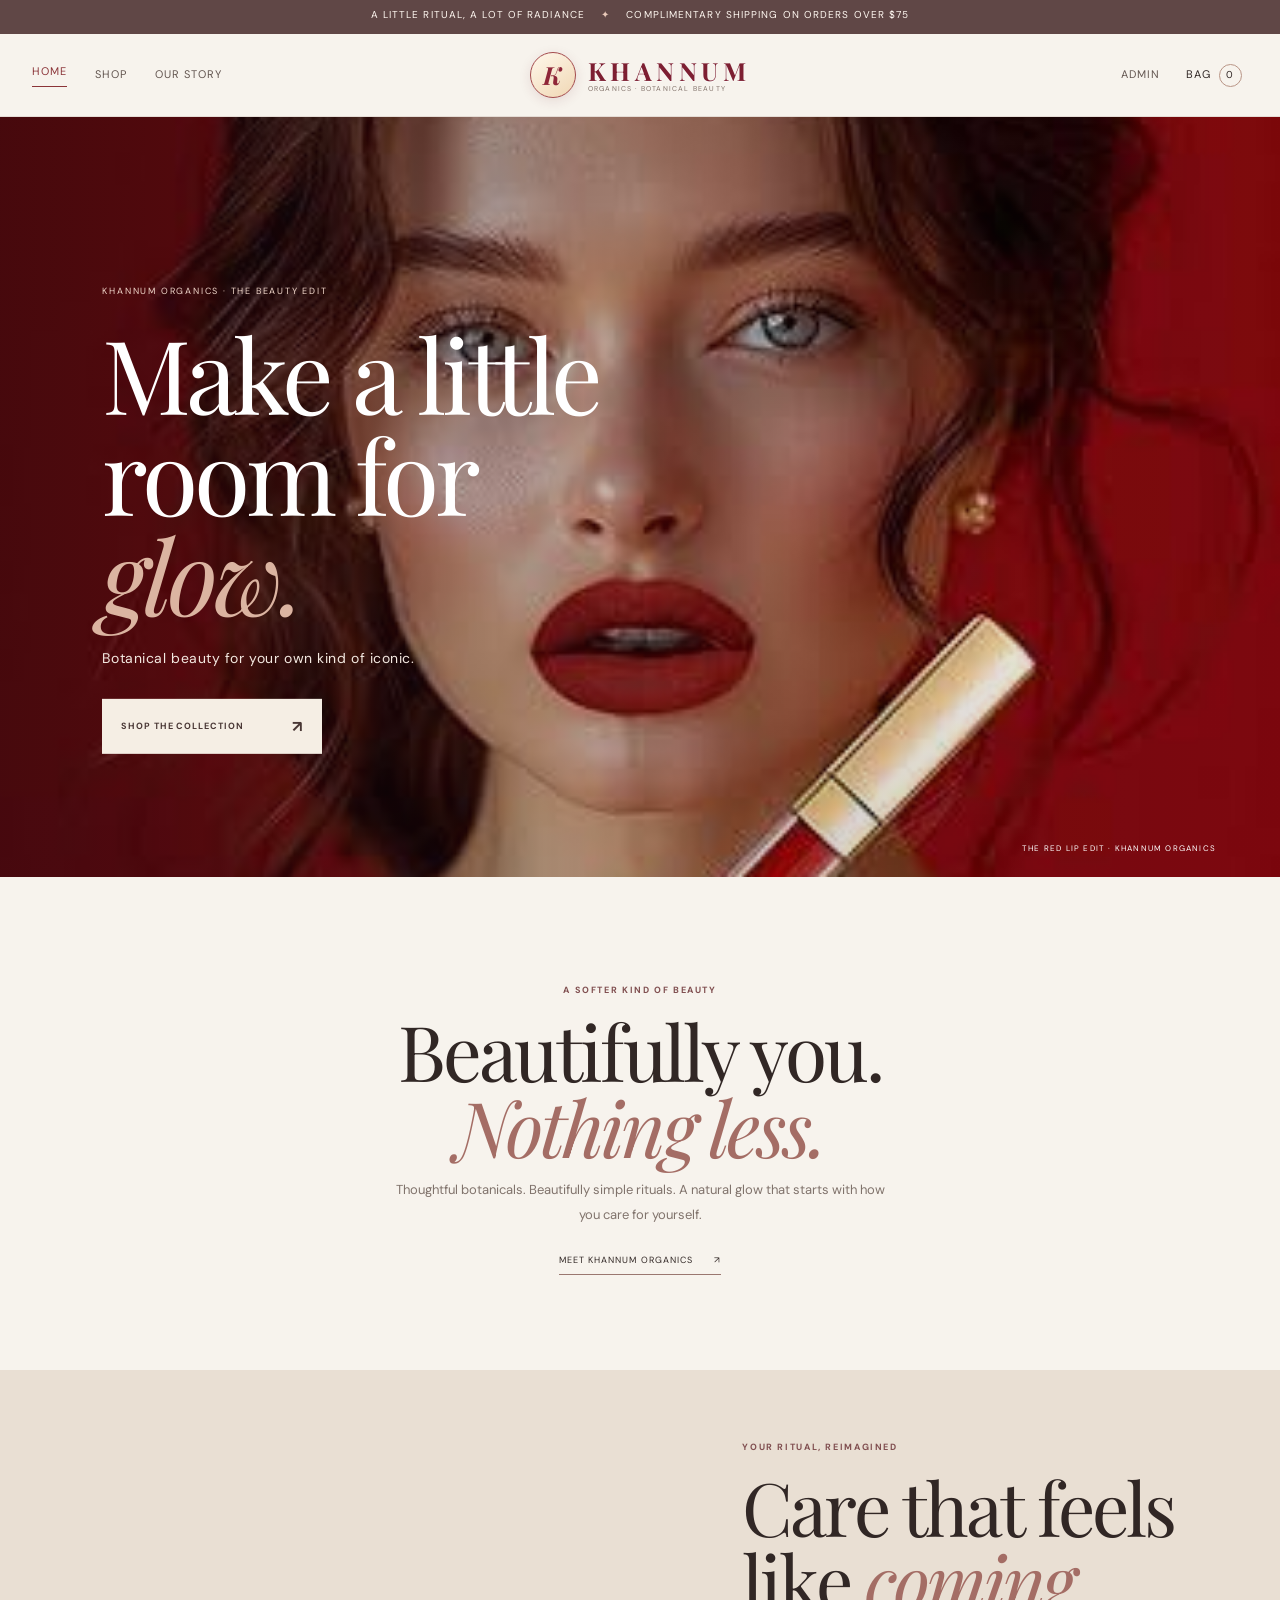
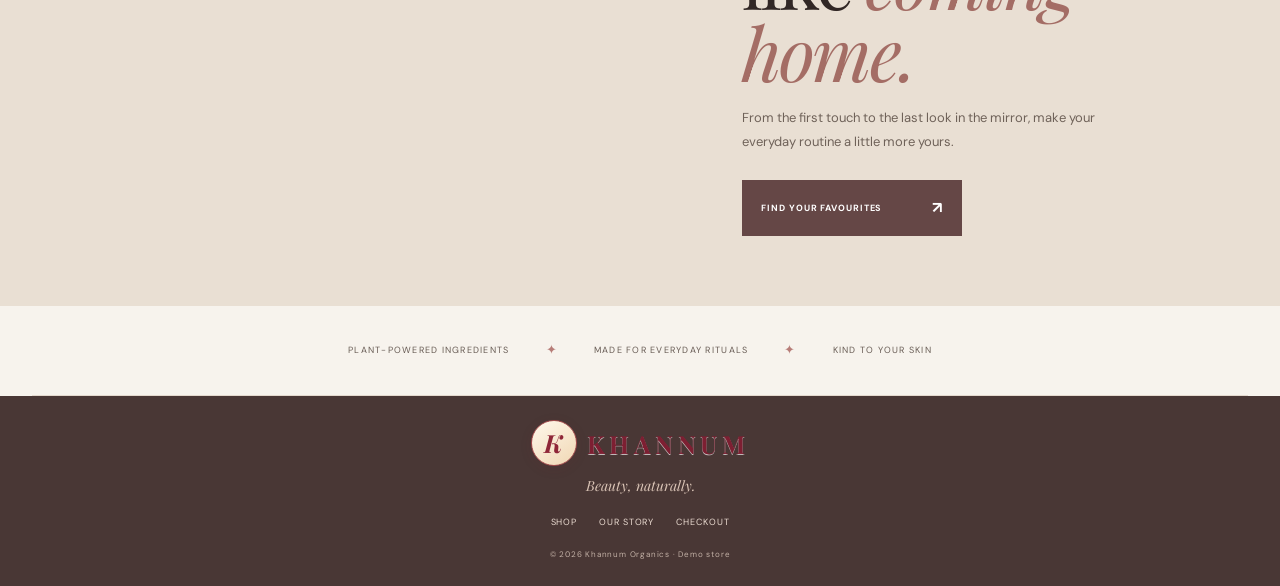
<file: index.html>
<!DOCTYPE html>
<html lang="en">
<head>
  <meta charset="UTF-8" />
  <meta name="viewport" content="width=device-width, initial-scale=1.0" />
  <meta name="theme-color" content="#4a171e" />
  <meta name="description" content="Khannum Organics — botanical beauty for your everyday ritual." />
  <title>Khannum Organics — Beauty, Naturally</title>
  <link rel="preconnect" href="https://fonts.googleapis.com" />
  <link rel="preconnect" href="https://fonts.gstatic.com" crossorigin />
  <link href="https://fonts.googleapis.com/css2?family=DM+Sans:wght@400;500;600;700&family=Playfair+Display:wght@400;500;600&display=swap" rel="stylesheet" />
  <link rel="stylesheet" href="styles.css" />
  <link rel="stylesheet" href="routes.css" />
</head>
<body class="home-page">
  <div class="announcement">A little ritual, a lot of radiance <span>✦</span> Complimentary shipping on orders over $75</div>
  <header class="topbar"><div class="container nav">
    <button class="mobile-menu" aria-label="Toggle navigation" aria-expanded="false">☰</button>
    <nav class="main-nav" aria-label="Main navigation"><a href="index.html" aria-current="page">Home</a><a href="shop.html">Shop</a><a href="about.html">Our story</a></nav>
    <a class="brand-wrap" href="index.html" aria-label="Khannum Organics home"><span class="brand-mark">K</span><span class="brand-lockup"><span class="brand-name">KHANNUM</span><span class="brand-tag">ORGANICS · BOTANICAL BEAUTY</span></span></a>
    <div class="nav-actions"><button class="nav-button admin-link" id="admin-trigger">Admin</button><button class="cart-button" id="cart-toggle" aria-label="Open shopping bag">Bag <span id="cart-count">0</span></button></div>
  </div></header>
  <main>
    <section class="lux-hero">
      <video class="lux-hero-video" autoplay muted loop playsinline poster="https://images.unsplash.com/photo-1611930022073-b7a4ba5fcccd?auto=format&fit=crop&w=2000&q=88" aria-label="Beauty campaign close-up">
        <source src="https://videos.pexels.com/video-files/3755757/3755757-hd_1920_1080_25fps.mp4" type="video/mp4" />
      </video>
      <div class="lux-hero-shade"></div>
      <div class="lux-hero-content"><span class="lux-kicker">KHANNUM ORGANICS · THE BEAUTY EDIT</span><h1>Make a little<br />room for <em>glow.</em></h1><p>Botanical beauty for your own kind of iconic.</p><a class="lux-cta" href="shop.html">Shop the collection <span>↗</span></a></div>
      <span class="lux-video-caption">A MOMENT FOR YOU · 01</span>
      <button class="sound-toggle" type="button" aria-label="Video is muted">MUTED · LOOPING</button>
    </section>
    <section class="lux-intro container"><span class="eyebrow">A softer kind of beauty</span><h2>Beautifully you.<br /><em>Nothing less.</em></h2><p>Thoughtful botanicals. Beautifully simple rituals. A natural glow that starts with how you care for yourself.</p><a class="text-link" href="about.html">Meet Khannum Organics <span>↗</span></a></section>
    <section class="home-feature"><div class="home-feature-image"></div><div class="home-feature-copy"><span class="eyebrow">Your ritual, reimagined</span><h2>Care that feels<br />like <em>coming home.</em></h2><p>From the first touch to the last look in the mirror, make your everyday routine a little more yours.</p><a class="lux-cta dark-cta" href="shop.html">Find your favourites <span>↗</span></a></div></section>
    <section class="trust-bar container"><span>Plant-powered ingredients</span><i>✦</i><span>Made for everyday rituals</span><i>✦</i><span>Kind to your skin</span></section>
  </main>
  <footer class="footer"><a class="footer-brand" href="index.html"><span class="brand-mark">K</span><span class="brand-name">KHANNUM</span></a><p>Beauty, naturally.</p><div class="footer-links"><a href="shop.html">Shop</a><a href="about.html">Our story</a><a href="checkout.html">Checkout</a></div><span class="footer-copy">© 2026 Khannum Organics · Demo store</span></footer>
  <aside id="cart-panel" class="cart-panel hidden" aria-label="Shopping bag"><div class="cart-header"><div><span class="eyebrow">Your edit</span><h3>Your bag</h3></div><button class="close-button" id="close-cart" aria-label="Close bag">×</button></div><div id="cart-items" class="cart-items"></div><div class="cart-summary"><div class="summary-row"><span>Subtotal</span><strong id="cart-subtotal">$0.00</strong></div><div class="summary-row"><span>Shipping</span><strong id="cart-shipping">$0.00</strong></div><div class="summary-row"><span>Tax</span><strong id="cart-tax">$0.00</strong></div><div class="summary-row total-row"><span>Total</span><strong id="cart-total">$0.00</strong></div></div><a class="checkout-link" id="checkout-link" href="checkout.html">Continue to checkout <span>→</span></a></aside>
  <div id="admin-modal" class="modal hidden" aria-modal="true" role="dialog"><div class="modal-card"><button class="close-button modal-close" aria-label="Close admin panel">×</button><div id="admin-login-view" class="admin-view"><div class="panel-header"><span class="eyebrow">Store access</span><h3>Admin login</h3></div><form id="admin-login-form" class="admin-form"><label>Username<input name="username" required /></label><label>Password<input type="password" name="password" required /></label><button class="primary-btn">Login</button><p class="helper-text">Demo credentials: admin / admin123</p></form></div><div id="admin-dashboard" class="admin-view hidden"><div class="panel-header dashboard-header"><div><span class="eyebrow">Dashboard</span><h3>Store administration</h3></div><button id="admin-logout" class="secondary-btn small-btn">Logout</button></div><div class="admin-tabs"><button class="tab-button active" data-tab="products" type="button">Products</button><button class="tab-button" data-tab="orders" type="button">Orders</button></div><div id="admin-products-panel" class="admin-section"><form id="admin-product-form" class="admin-form compact-form"><input type="hidden" name="productId" /><div class="double-grid"><label>Product name<input name="productName" required /></label><label>Category<input name="productCategory" required /></label></div><div class="double-grid"><label>Price ($)<input type="number" name="productPrice" min="1" step="0.01" required /></label><label>Stock count<input type="number" name="productStock" min="0" step="1" required /></label></div><label>Image URL<input type="url" name="productImage" required /></label><label>Description<textarea name="productDescription" rows="3" required></textarea></label><div class="form-actions"><button class="primary-btn" id="product-submit-button">Add product</button><button class="secondary-btn small-btn" id="cancel-product-edit" type="button">Cancel</button></div></form><div class="admin-list-wrap"><h4>Catalog</h4><div id="admin-product-list" class="admin-list"></div></div></div><div id="admin-orders-panel" class="admin-section hidden"><div class="admin-list-wrap"><h4>Customer orders</h4><div id="admin-order-list" class="admin-list"></div></div></div></div></div></div>
  <script src="app.js"></script>
  <script src="site.js"></script>
</body>
</html>
</file>
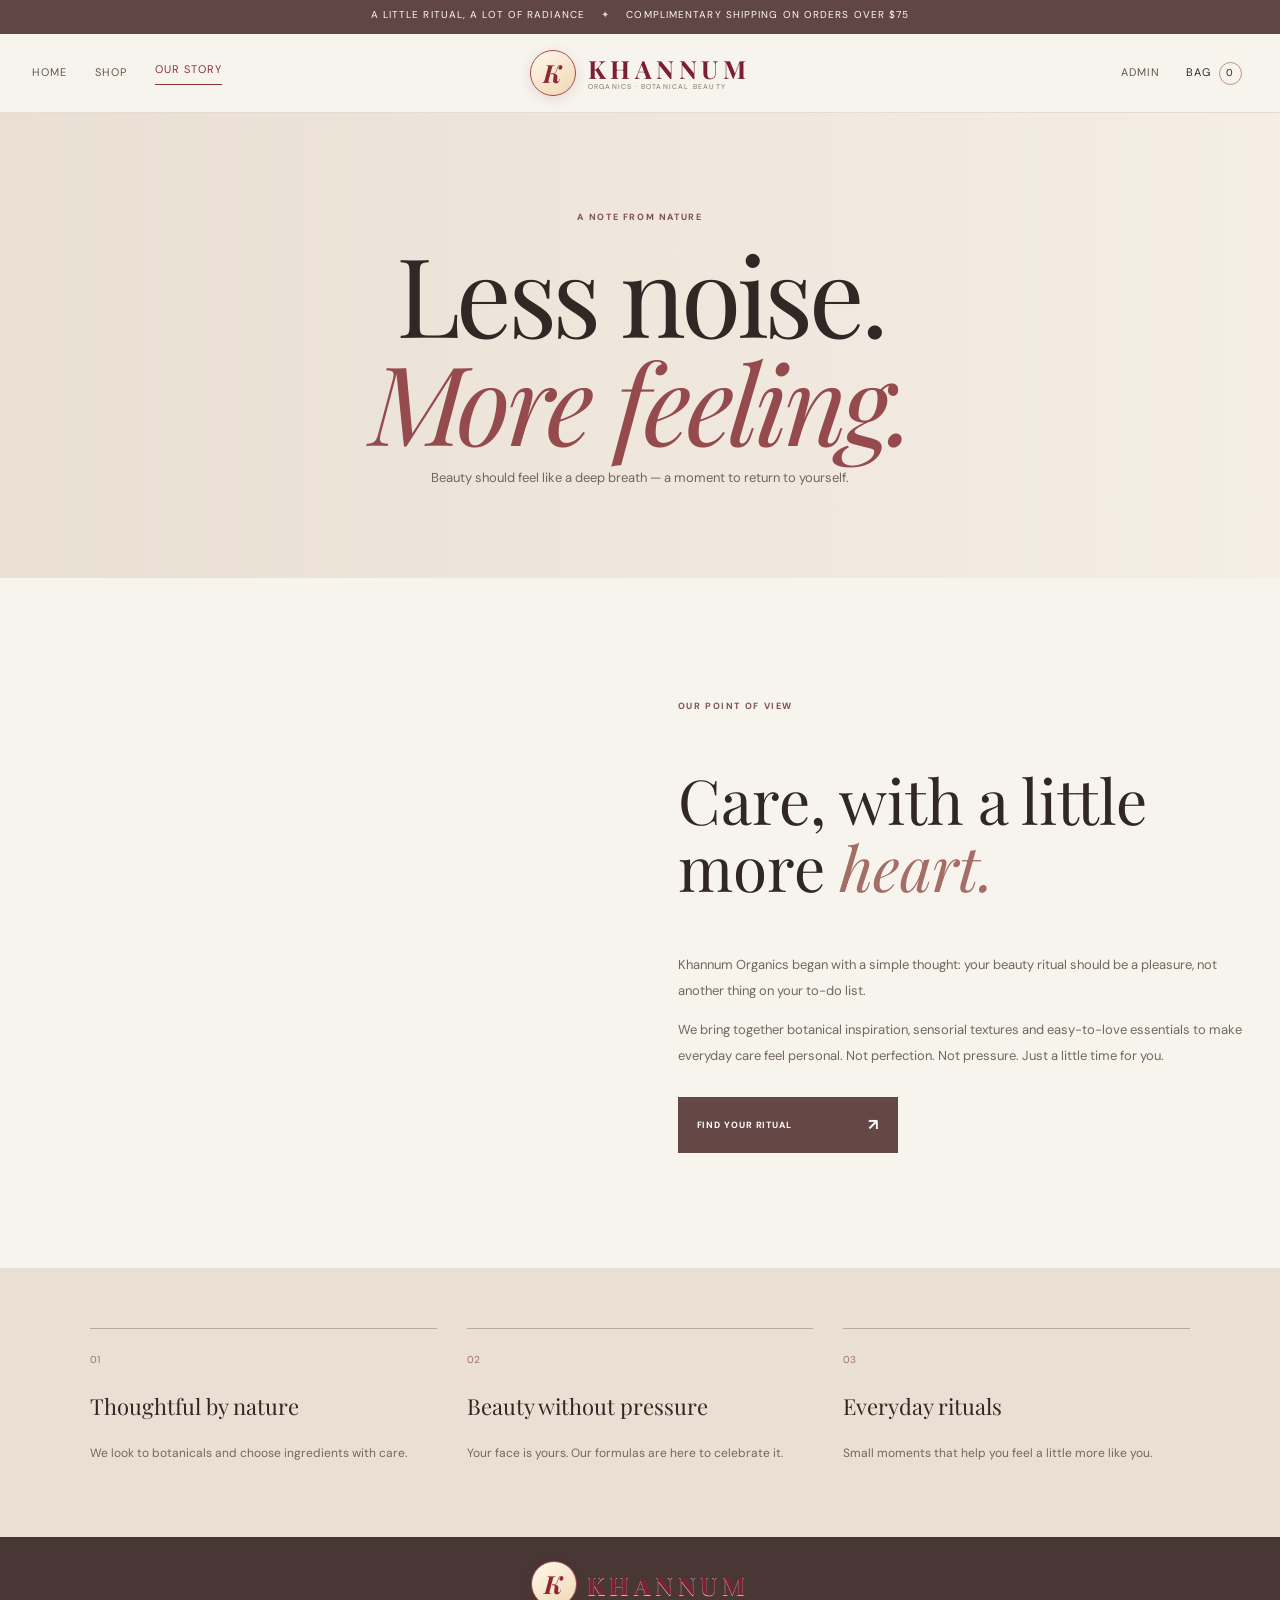
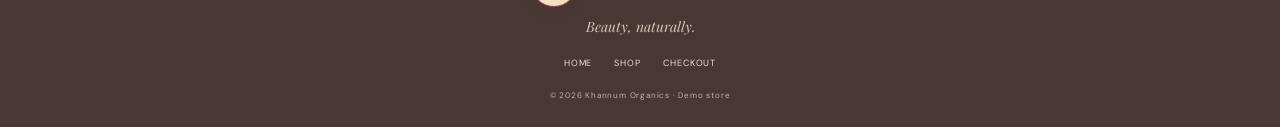
<file: about.html>
<!DOCTYPE html>
<html lang="en"><head><meta charset="UTF-8"/><meta name="viewport" content="width=device-width, initial-scale=1.0"/><meta name="theme-color" content="#f7f3ed"/><title>Our story — Khannum Organics</title><link rel="preconnect" href="https://fonts.googleapis.com"/><link rel="preconnect" href="https://fonts.gstatic.com" crossorigin/><link href="https://fonts.googleapis.com/css2?family=DM+Sans:wght@400;500;600;700&family=Playfair+Display:wght@400;500;600&display=swap" rel="stylesheet"/><link rel="stylesheet" href="styles.css"/><link rel="stylesheet" href="routes.css"/></head>
<body class="inner-page about-page"><div class="announcement">A little ritual, a lot of radiance <span>✦</span> Complimentary shipping on orders over $75</div><header class="topbar"><div class="container nav"><button class="mobile-menu" aria-label="Toggle navigation" aria-expanded="false">☰</button><nav class="main-nav" aria-label="Main navigation"><a href="index.html">Home</a><a href="shop.html">Shop</a><a href="about.html" aria-current="page">Our story</a></nav><a class="brand-wrap" href="index.html"><span class="brand-mark">K</span><span class="brand-lockup"><span class="brand-name">KHANNUM</span><span class="brand-tag">ORGANICS · BOTANICAL BEAUTY</span></span></a><div class="nav-actions"><button class="nav-button admin-link" id="admin-trigger">Admin</button><button class="cart-button" id="cart-toggle">Bag <span id="cart-count">0</span></button></div></div></header>
<main><section class="about-masthead"><div><span class="eyebrow">A note from nature</span><h1>Less noise.<br/><em>More feeling.</em></h1><p>Beauty should feel like a deep breath — a moment to return to yourself.</p></div></section><section class="about-editorial container"><div class="about-photo"></div><div class="about-copy"><span class="eyebrow">Our point of view</span><h2>Care, with a little more <em>heart.</em></h2><p>Khannum Organics began with a simple thought: your beauty ritual should be a pleasure, not another thing on your to-do list.</p><p>We bring together botanical inspiration, sensorial textures and easy-to-love essentials to make everyday care feel personal. Not perfection. Not pressure. Just a little time for you.</p><a class="lux-cta dark-cta" href="shop.html">Find your ritual <span>↗</span></a></div></section><section class="about-values"><div><span>01</span><h3>Thoughtful by nature</h3><p>We look to botanicals and choose ingredients with care.</p></div><div><span>02</span><h3>Beauty without pressure</h3><p>Your face is yours. Our formulas are here to celebrate it.</p></div><div><span>03</span><h3>Everyday rituals</h3><p>Small moments that help you feel a little more like you.</p></div></section></main>
<footer class="footer"><a class="footer-brand" href="index.html"><span class="brand-mark">K</span><span class="brand-name">KHANNUM</span></a><p>Beauty, naturally.</p><div class="footer-links"><a href="index.html">Home</a><a href="shop.html">Shop</a><a href="checkout.html">Checkout</a></div><span class="footer-copy">© 2026 Khannum Organics · Demo store</span></footer>
<aside id="cart-panel" class="cart-panel hidden" aria-label="Shopping bag"><div class="cart-header"><div><span class="eyebrow">Your edit</span><h3>Your bag</h3></div><button class="close-button" id="close-cart">×</button></div><div id="cart-items" class="cart-items"></div><div class="cart-summary"><div class="summary-row"><span>Subtotal</span><strong id="cart-subtotal">$0.00</strong></div><div class="summary-row"><span>Shipping</span><strong id="cart-shipping">$0.00</strong></div><div class="summary-row"><span>Tax</span><strong id="cart-tax">$0.00</strong></div><div class="summary-row total-row"><span>Total</span><strong id="cart-total">$0.00</strong></div></div><a class="checkout-link" id="checkout-link" href="checkout.html">Continue to checkout <span>→</span></a></aside>
<script src="app.js"></script><script src="site.js"></script></body></html>
</file>
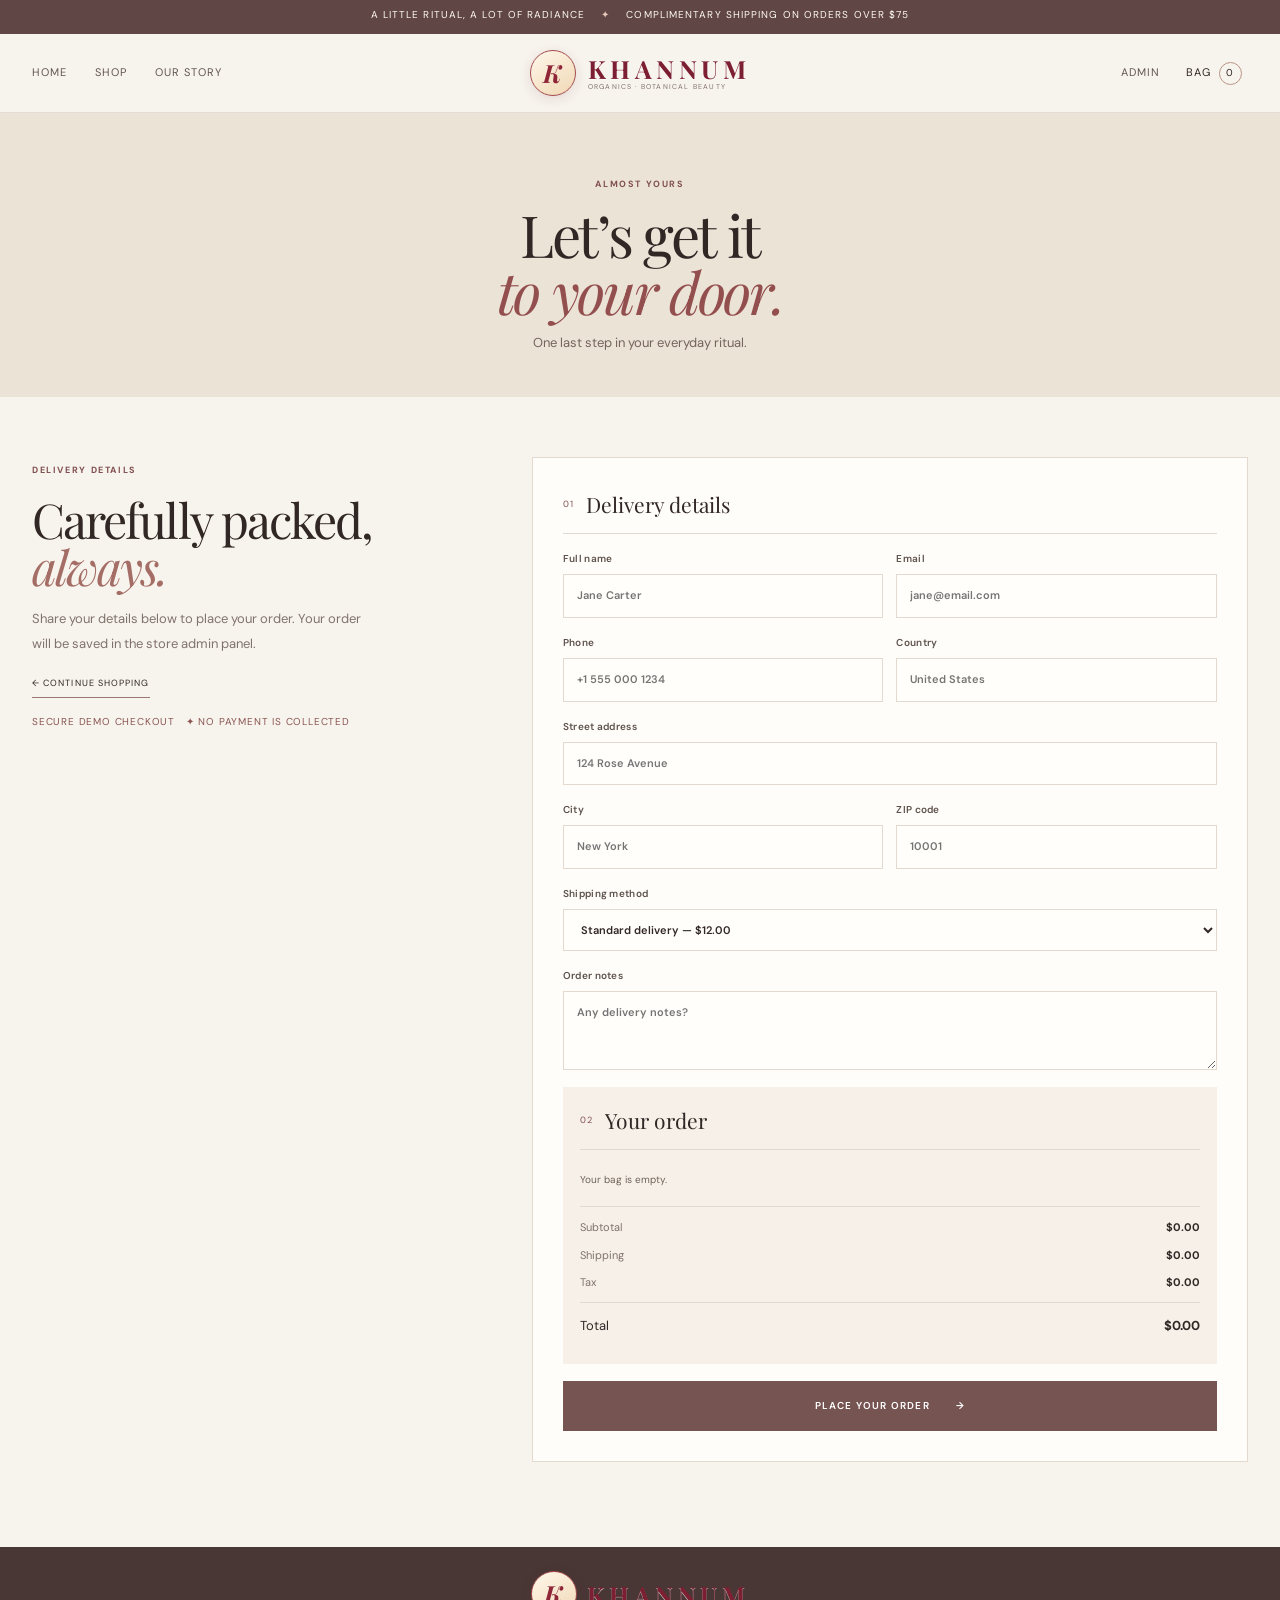
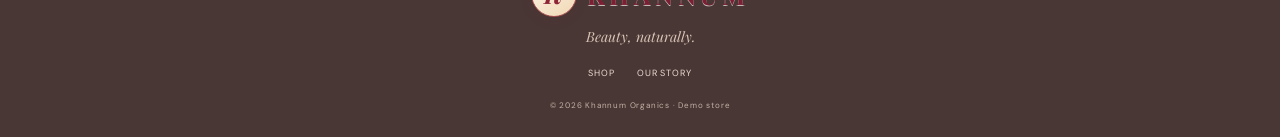
<file: checkout.html>
<!DOCTYPE html>
<html lang="en"><head><meta charset="UTF-8"/><meta name="viewport" content="width=device-width, initial-scale=1.0"/><meta name="theme-color" content="#f7f3ed"/><title>Checkout — Khannum Organics</title><link rel="preconnect" href="https://fonts.googleapis.com"/><link rel="preconnect" href="https://fonts.gstatic.com" crossorigin/><link href="https://fonts.googleapis.com/css2?family=DM+Sans:wght@400;500;600;700&family=Playfair+Display:wght@400;500;600&display=swap" rel="stylesheet"/><link rel="stylesheet" href="styles.css"/><link rel="stylesheet" href="routes.css"/></head>
<body class="inner-page checkout-page"><div class="announcement">A little ritual, a lot of radiance <span>✦</span> Complimentary shipping on orders over $75</div><header class="topbar"><div class="container nav"><button class="mobile-menu" aria-label="Toggle navigation" aria-expanded="false">☰</button><nav class="main-nav" aria-label="Main navigation"><a href="index.html">Home</a><a href="shop.html">Shop</a><a href="about.html">Our story</a></nav><a class="brand-wrap" href="index.html"><span class="brand-mark">K</span><span class="brand-lockup"><span class="brand-name">KHANNUM</span><span class="brand-tag">ORGANICS · BOTANICAL BEAUTY</span></span></a><div class="nav-actions"><button class="nav-button admin-link" id="admin-trigger">Admin</button><button class="cart-button" id="cart-toggle">Bag <span id="cart-count">0</span></button></div></div></header>
<main><section class="checkout-page-heading"><span class="eyebrow">Almost yours</span><h1>Let’s get it<br/><em>to your door.</em></h1><p>One last step in your everyday ritual.</p></section><section id="checkout-section" class="checkout-section container"><div class="checkout-copy"><span class="eyebrow">Delivery details</span><h2>Carefully packed,<br/><em>always.</em></h2><p>Share your details below to place your order. Your order will be saved in the store admin panel.</p><a class="text-link" href="shop.html">← Continue shopping</a><div class="checkout-trust">Secure demo checkout <span>✦</span> No payment is collected</div></div><form id="checkout-form" class="checkout-form"><div class="form-title"><span>01</span><h3>Delivery details</h3></div><div class="double-grid"><label>Full name<input type="text" name="fullName" placeholder="Jane Carter" required/></label><label>Email<input type="email" name="email" placeholder="jane@email.com" required/></label></div><div class="double-grid"><label>Phone<input type="tel" name="phone" placeholder="+1 555 000 1234" required/></label><label>Country<input type="text" name="country" placeholder="United States" required/></label></div><label>Street address<input type="text" name="address" placeholder="124 Rose Avenue" required/></label><div class="double-grid"><label>City<input type="text" name="city" placeholder="New York" required/></label><label>ZIP code<input type="text" name="zip" placeholder="10001" required/></label></div><label>Shipping method<select name="shippingMethod" id="shipping-method"><option value="standard">Standard delivery — $12.00</option><option value="express">Express delivery — $22.00</option></select></label><label>Order notes<textarea name="notes" rows="3" placeholder="Any delivery notes?"></textarea></label><div class="order-summary-box"><div class="form-title"><span>02</span><h3>Your order</h3></div><div id="checkout-items" class="checkout-items"></div><div class="summary-row"><span>Subtotal</span><strong id="checkout-subtotal">$0.00</strong></div><div class="summary-row"><span>Shipping</span><strong id="checkout-shipping">$0.00</strong></div><div class="summary-row"><span>Tax</span><strong id="checkout-tax">$0.00</strong></div><div class="summary-row total-row"><span>Total</span><strong id="checkout-total">$0.00</strong></div></div><button class="primary-btn submit-btn" type="submit">Place your order <span>→</span></button></form></section></main>
<footer class="footer"><a class="footer-brand" href="index.html"><span class="brand-mark">K</span><span class="brand-name">KHANNUM</span></a><p>Beauty, naturally.</p><div class="footer-links"><a href="shop.html">Shop</a><a href="about.html">Our story</a></div><span class="footer-copy">© 2026 Khannum Organics · Demo store</span></footer>
<aside id="cart-panel" class="cart-panel hidden" aria-label="Shopping bag"><div class="cart-header"><div><span class="eyebrow">Your edit</span><h3>Your bag</h3></div><button class="close-button" id="close-cart">×</button></div><div id="cart-items" class="cart-items"></div><div class="cart-summary"><div class="summary-row"><span>Subtotal</span><strong id="cart-subtotal">$0.00</strong></div><div class="summary-row"><span>Shipping</span><strong id="cart-shipping">$0.00</strong></div><div class="summary-row"><span>Tax</span><strong id="cart-tax">$0.00</strong></div><div class="summary-row total-row"><span>Total</span><strong id="cart-total">$0.00</strong></div></div><a class="checkout-link" id="checkout-link" href="checkout.html">Continue to checkout <span>→</span></a></aside>
<script src="app.js"></script><script src="site.js"></script></body></html>
</file>
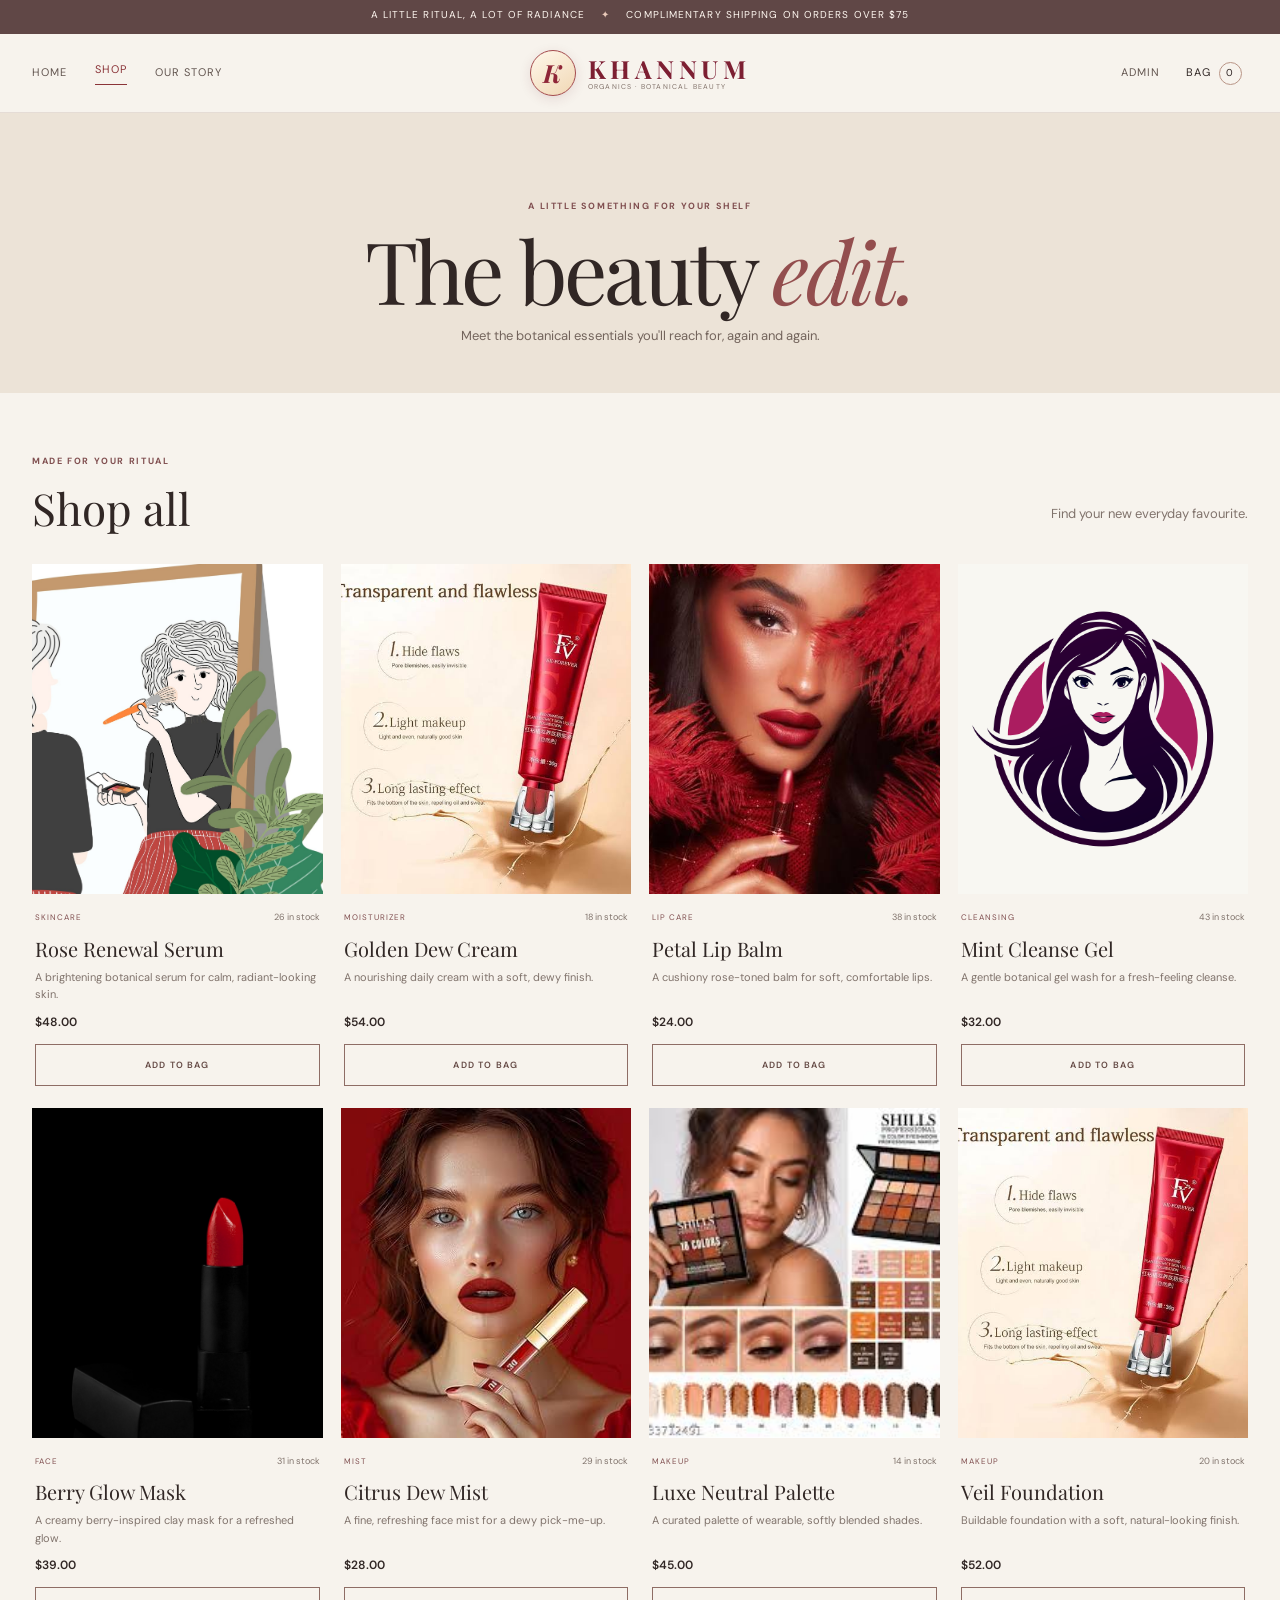
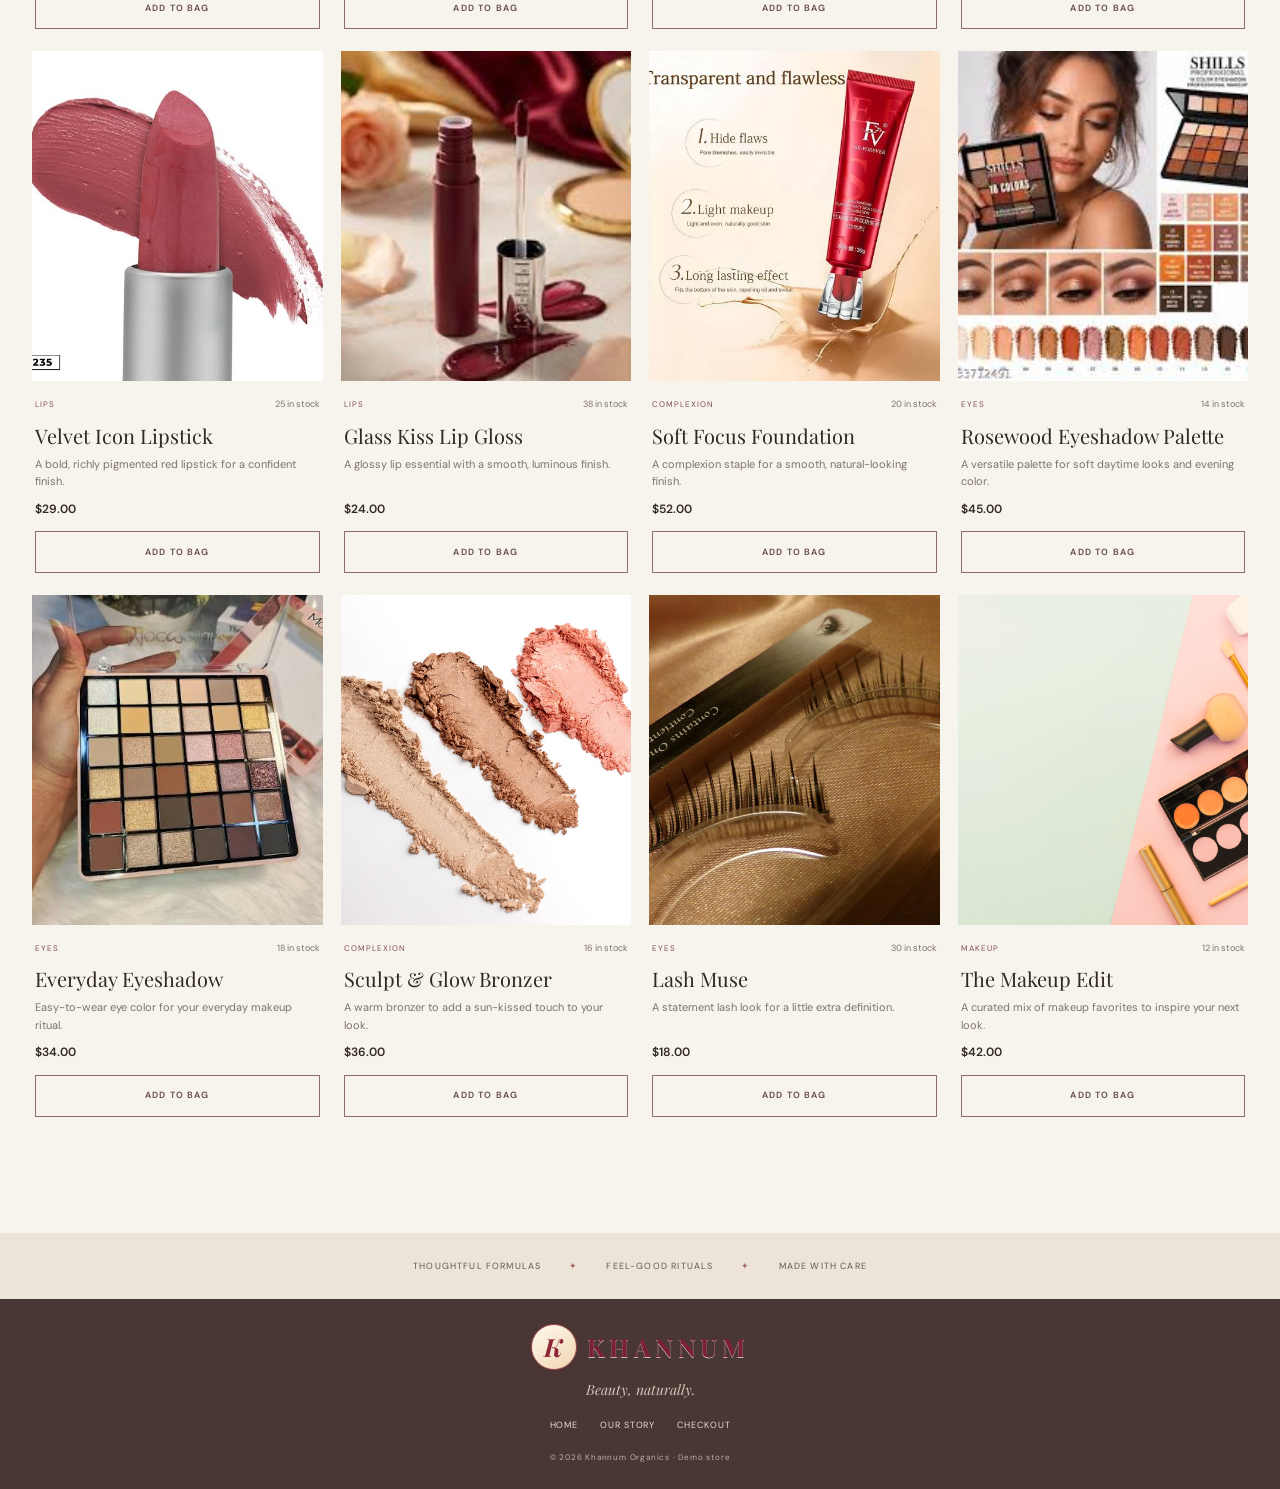
<file: shop.html>
<!DOCTYPE html>
<html lang="en"><head><meta charset="UTF-8"/><meta name="viewport" content="width=device-width, initial-scale=1.0"/><meta name="theme-color" content="#f7f3ed"/><title>Shop the collection — Khannum Organics</title><link rel="preconnect" href="https://fonts.googleapis.com"/><link rel="preconnect" href="https://fonts.gstatic.com" crossorigin/><link href="https://fonts.googleapis.com/css2?family=DM+Sans:wght@400;500;600;700&family=Playfair+Display:wght@400;500;600&display=swap" rel="stylesheet"/><link rel="stylesheet" href="styles.css"/><link rel="stylesheet" href="routes.css"/></head>
<body class="inner-page shop-page"><div class="announcement">A little ritual, a lot of radiance <span>✦</span> Complimentary shipping on orders over $75</div><header class="topbar"><div class="container nav"><button class="mobile-menu" aria-label="Toggle navigation" aria-expanded="false">☰</button><nav class="main-nav" aria-label="Main navigation"><a href="index.html">Home</a><a href="shop.html" aria-current="page">Shop</a><a href="about.html">Our story</a></nav><a class="brand-wrap" href="index.html"><span class="brand-mark">K</span><span class="brand-lockup"><span class="brand-name">KHANNUM</span><span class="brand-tag">ORGANICS · BOTANICAL BEAUTY</span></span></a><div class="nav-actions"><button class="nav-button admin-link" id="admin-trigger">Admin</button><button class="cart-button" id="cart-toggle">Bag <span id="cart-count">0</span></button></div></div></header>
<main><section class="page-masthead"><span class="eyebrow">A little something for your shelf</span><h1>The beauty <em>edit.</em></h1><p>Meet the botanical essentials you'll reach for, again and again.</p></section><section id="products-section" class="products container"><div class="section-heading product-heading"><div><span class="eyebrow">Made for your ritual</span><h2>Shop all</h2></div><p>Find your new everyday favourite.</p></div><div id="product-grid" class="product-grid" aria-live="polite"></div></section><section class="shop-promise"><span>Thoughtful formulas</span><i>✦</i><span>Feel-good rituals</span><i>✦</i><span>Made with care</span></section></main>
<footer class="footer"><a class="footer-brand" href="index.html"><span class="brand-mark">K</span><span class="brand-name">KHANNUM</span></a><p>Beauty, naturally.</p><div class="footer-links"><a href="index.html">Home</a><a href="about.html">Our story</a><a href="checkout.html">Checkout</a></div><span class="footer-copy">© 2026 Khannum Organics · Demo store</span></footer>
<aside id="cart-panel" class="cart-panel hidden" aria-label="Shopping bag"><div class="cart-header"><div><span class="eyebrow">Your edit</span><h3>Your bag</h3></div><button class="close-button" id="close-cart">×</button></div><div id="cart-items" class="cart-items"></div><div class="cart-summary"><div class="summary-row"><span>Subtotal</span><strong id="cart-subtotal">$0.00</strong></div><div class="summary-row"><span>Shipping</span><strong id="cart-shipping">$0.00</strong></div><div class="summary-row"><span>Tax</span><strong id="cart-tax">$0.00</strong></div><div class="summary-row total-row"><span>Total</span><strong id="cart-total">$0.00</strong></div></div><a class="checkout-link" id="checkout-link" href="checkout.html">Continue to checkout <span>→</span></a></aside>
<script src="app.js"></script><script src="site.js"></script></body></html>
</file>
<file: styles.css>
*{box-sizing:border-box} :root{--paper:#f7f3ed;--white:#fffdf9;--cream:#ece3d7;--pink:#b77d78;--rose:#804f50;--ink:#312725;--muted:#80736c;--line:#e4d9ce;--green:#57715b;--shadow:0 24px 70px rgba(57,42,35,.12)}
html{scroll-behavior:smooth;scroll-padding-top:110px}body{margin:0;background:var(--paper);color:var(--ink);font-family:'DM Sans',sans-serif;font-size:14px;line-height:1.6}a{color:inherit;text-decoration:none}button,input,select,textarea{font:inherit}button{color:inherit}img{display:block;max-width:100%}.container{width:min(1240px,calc(100% - 64px));margin-inline:auto}.announcement{min-height:34px;background:#604746;color:#fff8f1;text-align:center;padding:7px 12px;font-size:10px;letter-spacing:.11em;text-transform:uppercase}.announcement span{color:#e9c9b9;padding:0 12px}.topbar{position:sticky;top:0;z-index:20;background:rgba(247,243,237,.94);border-bottom:1px solid rgba(138,106,94,.16);backdrop-filter:blur(16px)}.nav{height:82px;display:grid;grid-template-columns:1fr auto 1fr;align-items:center}.main-nav,.nav-actions{display:flex;align-items:center;gap:28px}.main-nav a,.nav-button{font-size:11px;letter-spacing:.09em;text-transform:uppercase}.main-nav a{color:#635650}.main-nav a:hover,.text-link:hover{color:var(--rose)}.brand-wrap{display:flex;align-items:center;gap:9px}.brand-mark{width:37px;height:37px;border:1px solid #aa8277;border-radius:50%;display:grid;place-items:center;color:#8e5f5a;font-family:'Playfair Display',serif;font-size:23px;font-style:italic}.brand-lockup{display:flex;flex-direction:column;align-items:center;line-height:1.2}.brand-name{font-family:'Playfair Display',serif;font-size:18px;letter-spacing:.18em}.brand-tag{font-size:7px;letter-spacing:.17em;color:#82736a}.nav-actions{justify-content:flex-end;gap:20px}.nav-button{padding:9px 0;border:0;background:none;cursor:pointer;color:#635650}.cart-button{border:0;background:none;cursor:pointer;text-transform:uppercase;letter-spacing:.1em;font-size:11px;display:flex;align-items:center;gap:8px}.cart-button span{width:23px;height:23px;display:grid;place-items:center;border:1px solid #b89485;border-radius:50%;font-size:10px}.mobile-menu{display:none}
.hero{height:min(650px,70vw);min-height:510px;position:relative;overflow:hidden;background:#d6c3b4}.hero-image{position:absolute;inset:0;background:linear-gradient(90deg,rgba(42,30,27,.56) 0%,rgba(42,30,27,.22) 46%,rgba(42,30,27,0) 78%),url('https://images.unsplash.com/photo-1611930022073-b7a4ba5fcccd?auto=format&fit=crop&w=2000&q=88') center 48%/cover}.hero-copy{position:absolute;top:50%;left:max(calc((100vw - 1180px)/2),8%);transform:translateY(-50%);width:min(500px,48%);color:#fffaf4}.eyebrow{display:inline-block;font-size:9px;letter-spacing:.18em;text-transform:uppercase;color:var(--rose);font-weight:700}.hero .eyebrow{color:#f3d9c8}.hero h1,.story-copy h2,.checkout-copy h2{font-family:'Playfair Display',serif;font-size:clamp(54px,7vw,91px);font-weight:400;line-height:.98;letter-spacing:-.04em;margin:19px 0}.hero h1 em,.story-copy h2 em,.checkout-copy h2 em{font-weight:400;color:#e8c1ad}.hero-copy p{max-width:410px;font-size:14px;line-height:1.9;color:rgba(255,250,244,.85);margin:0 0 29px}.primary-btn,.checkout-link{display:inline-flex;align-items:center;justify-content:center;gap:26px;min-height:50px;padding:0 23px;border:0;background:#765451;color:white;font-size:10px;font-weight:600;letter-spacing:.12em;text-transform:uppercase;cursor:pointer;transition:background .2s,transform .2s}.hero .primary-btn{background:#f5eee4;color:#493b35}.primary-btn:hover,.checkout-link:hover{background:#9e7068;color:#fff;transform:translateY(-2px)}.hero .primary-btn:hover{background:#fff}.hero-note{position:absolute;left:calc(100% + 50px);bottom:-114px;display:flex;align-items:center;gap:12px;width:210px;color:#fffaf4;font-size:10px;line-height:1.5}.hero-note strong{font-family:'Playfair Display',serif;font-size:16px;font-weight:400}.note-star{font-size:28px;color:#f2cdb8}.hero-caption{position:absolute;right:5%;bottom:22px;color:rgba(255,250,244,.75);font-size:8px;letter-spacing:.17em}.trust-bar{min-height:90px;display:flex;align-items:center;justify-content:center;gap:36px;border-bottom:1px solid var(--line);font-size:9px;letter-spacing:.14em;text-transform:uppercase;color:#685c55}.trust-bar i{font-style:normal;color:var(--pink);font-size:13px}
.collections{padding-top:112px;padding-bottom:94px}.section-heading{text-align:center}.section-heading h2{font-family:'Playfair Display',serif;font-size:clamp(38px,5vw,58px);font-weight:400;line-height:1.1;margin:13px 0}.section-heading p,.product-heading>p{color:var(--muted);font-size:13px}.collection-grid{display:grid;grid-template-columns:1.08fr 1fr .92fr;gap:18px;margin-top:43px}.collection-card{height:350px;padding:25px;display:flex;flex-direction:column;justify-content:flex-end;position:relative;overflow:hidden;color:white;background-position:center;background-size:cover;isolation:isolate}.collection-card:before{content:'';position:absolute;inset:0;background:linear-gradient(180deg,transparent 28%,rgba(31,24,22,.58));z-index:-1;transition:transform .5s}.collection-card:hover:before{transform:scale(1.05)}.collection-skin{background-image:url('https://images.unsplash.com/photo-1608248543803-ba4f8c70ae0b?auto=format&fit=crop&w=1000&q=85')}.collection-makeup{background-image:url('https://images.unsplash.com/photo-1529139574466-a303027c1d8b?auto=format&fit=crop&w=1000&q=85')}.collection-ritual{background-image:url('https://images.unsplash.com/photo-1601049541289-9b1b7bbbfe19?auto=format&fit=crop&w=1000&q=85')}.collection-card>span{position:absolute;top:22px;left:24px;font-size:8px;letter-spacing:.15em}.collection-card strong{font-family:'Playfair Display',serif;font-size:34px;font-weight:400;line-height:1.05}.collection-card b{font-size:9px;letter-spacing:.12em;text-transform:uppercase;margin-top:15px;font-weight:500}
.products{padding-top:50px;padding-bottom:112px}.product-heading{display:flex;justify-content:space-between;align-items:end;text-align:left;margin-bottom:32px}.product-heading h2{margin-bottom:0}.product-heading>p{margin:0 0 7px}.product-grid{display:grid;grid-template-columns:repeat(4,minmax(0,1fr));gap:18px}.product-card{background:transparent;overflow:hidden;position:relative}.product-card>img{width:100%;height:330px;object-fit:cover;background:#eee3d7;transition:transform .55s}.product-card:hover>img{transform:scale(1.025)}.product-body{padding:16px 3px 4px}.product-topline{display:flex;align-items:center;justify-content:space-between;gap:8px}.product-category{font-size:8px;text-transform:uppercase;letter-spacing:.13em;color:var(--rose)}.product-stock{font-size:9px;color:var(--muted)}.product-name{font-family:'Playfair Display',serif;font-size:20px;font-weight:400;margin:8px 0 4px}.product-description{font-size:11px;line-height:1.6;color:var(--muted);min-height:36px;margin:0 0 8px}.product-meta{display:flex;align-items:center;justify-content:space-between}.product-price{font-size:12px;font-weight:600}.product-actions{margin-top:12px}.product-actions button{width:100%;min-height:42px;border:1px solid #8e6d65;background:transparent;color:#654a45;font-size:9px;letter-spacing:.13em;text-transform:uppercase;cursor:pointer;transition:.2s}.product-actions button:hover{background:#765451;color:white}.product-actions button:disabled{opacity:.45;cursor:not-allowed}
.story-band{display:grid;grid-template-columns:1fr 1fr;background:#e9dfd3;min-height:480px}.story-image{background:url('https://images.unsplash.com/photo-1608571423902-eed4a5ad8108?auto=format&fit=crop&w=1200&q=85') center/cover}.story-copy{display:flex;flex-direction:column;align-items:flex-start;justify-content:center;padding:70px clamp(35px,8vw,130px)}.story-copy h2{font-size:clamp(46px,6vw,72px);margin:17px 0}.story-copy h2 em{color:#a46d65}.story-copy p{max-width:380px;color:#6f6259;line-height:1.9;font-size:13px;margin:0 0 24px}.text-link{border-bottom:1px solid #9a7770;padding-bottom:8px;font-size:9px;letter-spacing:.12em;text-transform:uppercase}.text-link span{margin-left:18px}.benefits{display:grid;grid-template-columns:repeat(3,1fr);gap:35px;padding-top:82px;padding-bottom:84px}.benefit-item{text-align:center;padding:10px 24px}.benefit-icon{font-size:22px;color:var(--rose)}.benefit-item h3{font-family:'Playfair Display',serif;font-size:20px;font-weight:400;margin:12px 0 6px}.benefit-item p{color:var(--muted);font-size:11px;line-height:1.8;margin:0 auto;max-width:250px}.footer{min-height:190px;background:#493735;color:#f8f0e8;display:flex;flex-direction:column;align-items:center;justify-content:center;gap:9px}.footer-brand{display:flex;align-items:center;gap:10px}.footer-brand .brand-mark{color:#f4d8c8;border-color:#c3a69b}.footer .brand-name{font-size:15px}.footer p{font-family:'Playfair Display',serif;font-style:italic;color:#d9c3b5;margin:0}.footer-copy{font-size:8px;letter-spacing:.1em;color:#c3b1a6;margin-top:10px}
.cart-panel{position:fixed;top:0;right:0;width:min(420px,100vw);height:100vh;background:var(--white);box-shadow:-20px 0 70px rgba(36,24,24,.2);padding:26px 22px;overflow-y:auto;z-index:40}.cart-panel.hidden,.modal.hidden,.admin-view.hidden,.admin-section.hidden{display:none!important}.cart-header{display:flex;align-items:center;justify-content:space-between;margin-bottom:24px}.cart-header h3{font-family:'Playfair Display',serif;font-size:32px;font-weight:400;margin:1px 0}.close-button{border:1px solid var(--line);background:transparent;width:38px;height:38px;border-radius:50%;font-size:23px;cursor:pointer}.cart-items{display:flex;flex-direction:column;gap:13px}.empty-cart{color:var(--muted);background:#f3ece4;padding:18px;text-align:center;font-size:12px}.cart-item{display:grid;grid-template-columns:68px 1fr auto;gap:12px;border-bottom:1px solid var(--line);padding-bottom:13px}.cart-item img{width:68px;height:75px;object-fit:cover}.item-details h4{font-family:'Playfair Display',serif;font-size:16px;font-weight:400;margin:0}.item-price{font-size:10px;color:var(--muted);margin-top:4px}.qty-wrap{display:flex;align-items:center;gap:9px;margin-top:9px}.qty-btn{width:24px;height:24px;border:1px solid var(--line);background:transparent;cursor:pointer}.qty-value{font-size:11px}.remove-item{border:0;background:none;color:var(--muted);cursor:pointer;font-size:9px;align-self:center}.cart-summary{margin-top:24px;border-top:1px solid var(--line);padding-top:16px}.summary-row{display:flex;justify-content:space-between;gap:12px;margin-bottom:10px;color:var(--muted);font-size:11px}.summary-row strong{color:var(--ink)}.total-row{border-top:1px solid var(--line);padding-top:13px;color:var(--ink);font-size:13px}.checkout-link{width:100%;margin-top:15px}.checkout-link span{font-size:16px}
.checkout-section{display:grid;grid-template-columns:.75fr 1.25fr;gap:70px;padding-top:110px;padding-bottom:110px}.checkout-copy h2{font-size:clamp(45px,5vw,68px);margin:17px 0}.checkout-copy h2 em{color:#a46d65}.checkout-copy p{max-width:330px;color:var(--muted);font-size:13px;line-height:1.9}.checkout-promise{margin-top:30px;color:var(--rose);font-size:11px;letter-spacing:.04em}.checkout-form{background:var(--white);padding:30px;display:flex;flex-direction:column;gap:17px;border:1px solid var(--line)}.form-title{display:flex;align-items:center;gap:12px;border-bottom:1px solid var(--line);padding-bottom:12px}.form-title span{font-size:9px;color:var(--rose);letter-spacing:.12em}.form-title h3{font-family:'Playfair Display',serif;font-size:21px;font-weight:400;margin:0}.double-grid{display:grid;grid-template-columns:repeat(2,minmax(0,1fr));gap:13px}label{display:flex;flex-direction:column;gap:7px;font-size:10px;letter-spacing:.03em;color:#5d514b;font-weight:600}input,select,textarea{width:100%;border:1px solid var(--line);border-radius:0;background:#fffefa;padding:12px 13px;color:var(--ink);font-size:11px}input:focus,select:focus,textarea:focus{outline:1px solid #b88d81;border-color:#b88d81}.order-summary-box{background:#f6f0e9;padding:17px}.order-summary-box .form-title{margin-bottom:14px}.submit-btn{width:100%}.modal{position:fixed;inset:0;background:rgba(35,25,24,.65);display:grid;place-items:center;z-index:100;padding:18px}.modal-card{position:relative;width:min(920px,100%);max-height:90vh;overflow:auto;background:var(--white);padding:30px;border-radius:2px;box-shadow:var(--shadow)}.modal-close{position:absolute;top:16px;right:16px}.panel-header{margin-bottom:22px}.panel-header h3{font-family:'Playfair Display',serif;font-size:34px;font-weight:400;margin:8px 0}.admin-form{display:flex;flex-direction:column;gap:16px;max-width:720px}.helper-text{color:var(--muted);font-size:11px}.compact-form{margin-bottom:20px}.form-actions{display:flex;gap:12px}.secondary-btn,.tab-button{min-height:40px;padding:9px 15px;border:1px solid var(--line);background:transparent;cursor:pointer}.small-btn{min-height:unset;padding:8px 12px;font-size:10px}.dashboard-header{display:flex;justify-content:space-between;align-items:center}.admin-tabs{display:flex;gap:8px;margin:20px 0}.tab-button{font-size:10px;letter-spacing:.08em;text-transform:uppercase}.tab-button.active{background:#765451;color:white;border-color:#765451}.admin-list-wrap{border-top:1px solid var(--line);padding-top:18px}.admin-list-wrap h4{font-family:'Playfair Display',serif;font-size:20px;font-weight:400;margin:0 0 12px}.admin-list{display:flex;flex-direction:column;gap:10px}.admin-card{background:#f8f3ed;border:1px solid var(--line);padding:13px;display:grid;grid-template-columns:1fr auto;gap:12px}.admin-card img{width:62px;height:62px;object-fit:cover}.admin-card-main{display:flex;gap:11px}.admin-card-info h5{font-family:'Playfair Display',serif;font-size:16px;font-weight:400;margin:0 0 5px}.order-text{font-size:10px;color:var(--muted);margin:2px 0}.admin-card-actions{display:flex;flex-direction:column;align-items:flex-end;gap:7px}.admin-card-actions button{border:0;background:none;cursor:pointer;font-size:10px}.delete-btn{color:#a54e4e!important}.order-card{background:#f8f3ed;border:1px solid var(--line);padding:14px;display:flex;flex-direction:column;gap:9px}.order-card-header{display:flex;align-items:center;justify-content:space-between}.order-badge{background:#e5eee4;color:var(--green);padding:4px 9px;border-radius:20px;font-size:8px;text-transform:uppercase;letter-spacing:.08em}.order-items{padding-left:17px;color:var(--muted);font-size:10px}.order-select{margin-top:7px}
@media(max-width:900px){.container{width:min(100% - 40px,720px)}.hero{min-height:530px}.hero-copy{left:7%;width:58%}.hero-note{display:none}.collection-card{height:300px}.product-grid{grid-template-columns:repeat(2,minmax(0,1fr));row-gap:30px}.product-card>img{height:340px}.story-band{min-height:400px}.checkout-section{gap:35px}.nav{grid-template-columns:1fr auto 1fr}.main-nav{gap:14px}.main-nav a{font-size:9px}}
@media(max-width:620px){.announcement{font-size:8px;letter-spacing:.06em}.announcement span{padding:0 5px}.container{width:calc(100% - 32px)}.nav{height:70px;grid-template-columns:40px 1fr auto}.mobile-menu{display:block;border:0;background:none;font-size:19px}.main-nav{display:none}.brand-wrap{justify-self:center}.brand-mark{width:31px;height:31px;font-size:19px}.brand-name{font-size:15px}.brand-tag{font-size:6px}.nav-actions{gap:10px}.admin-link{display:none}.cart-button{font-size:9px}.hero{height:650px;min-height:unset}.hero-image{background-position:58% center;background-image:linear-gradient(90deg,rgba(35,25,23,.58),rgba(35,25,23,.24)),url('https://images.unsplash.com/photo-1611930022073-b7a4ba5fcccd?auto=format&fit=crop&w=1000&q=85')}.hero-copy{left:8%;width:82%}.hero h1{font-size:62px}.hero-copy p{font-size:12px;max-width:330px}.hero-caption{font-size:7px}.trust-bar{min-height:82px;gap:10px;font-size:7px;letter-spacing:.07em;text-align:center}.trust-bar i{font-size:10px}.collections{padding:75px 0 65px}.section-heading h2{font-size:39px}.collection-grid{grid-template-columns:1fr;gap:12px;margin-top:28px}.collection-card{height:300px}.collection-card strong{font-size:31px}.products{padding:25px 0 75px}.product-heading{display:block}.product-heading>p{margin-top:10px}.product-grid{gap:26px 12px}.product-card>img{height:230px}.product-name{font-size:17px}.product-description{font-size:10px}.product-stock{font-size:8px}.product-category{font-size:7px}.product-actions button{min-height:38px;font-size:8px}.story-band{grid-template-columns:1fr}.story-image{min-height:300px}.story-copy{padding:48px 28px}.story-copy h2{font-size:54px}.benefits{grid-template-columns:1fr;gap:20px;padding:55px 0}.benefit-item{padding:8px}.checkout-section{grid-template-columns:1fr;gap:28px;padding-top:70px;padding-bottom:70px}.checkout-copy h2{font-size:52px}.checkout-form{padding:18px}.double-grid{grid-template-columns:1fr}.footer{min-height:160px}.modal-card{padding:24px 17px}.admin-card{grid-template-columns:1fr auto}.admin-card-actions{align-items:flex-end}.cart-panel{padding:21px 16px}.cart-item{grid-template-columns:60px 1fr auto}.cart-item img{width:60px;height:65px}}
</file>
<file: routes.css>
/* Multi-page luxury storefront additions */
body{background:#f7f3ed}.main-nav a[aria-current="page"]{color:#8b3438!important;border-bottom:1px solid #8b3438;padding-bottom:5px}.lux-hero{position:relative;min-height:min(760px,calc(100vh - 118px));height:690px;overflow:hidden;background:#3e2525;color:#fff}.lux-hero-video,.lux-hero-shade{position:absolute;inset:0;width:100%;height:100%}.lux-hero-video{object-fit:cover;object-position:center 42%}.lux-hero-shade{background:linear-gradient(90deg,rgba(30,12,15,.72),rgba(40,18,19,.3) 56%,rgba(30,12,15,.08)),linear-gradient(0deg,rgba(25,10,12,.28),transparent 40%)}.lux-hero-content{position:absolute;top:50%;left:max(calc((100vw - 1180px)/2),8%);transform:translateY(-46%);max-width:570px}.lux-kicker{font-size:9px;letter-spacing:.2em;color:#f1d8cc}.lux-hero h1,.lux-intro h2,.home-feature h2,.page-masthead h1,.about-masthead h1,.checkout-page-heading h1{font-family:'Playfair Display',serif;font-size:clamp(60px,8vw,108px);line-height:.98;font-weight:400;letter-spacing:-.04em;margin:23px 0}.lux-hero h1 em,.lux-intro h2 em,.home-feature h2 em,.page-masthead h1 em,.about-masthead h1 em,.checkout-page-heading h1 em{color:#dbb4a1;font-weight:400}.lux-hero-content p{font-size:14px;color:#f4e9e1;letter-spacing:.04em;margin:0 0 29px}.lux-cta{display:inline-flex;align-items:center;justify-content:space-between;gap:26px;min-width:220px;padding:15px 19px;background:#f5eee4;color:#493735;text-transform:uppercase;letter-spacing:.1em;font-size:9px;font-weight:700;transition:.2s}.lux-cta:hover{background:#fff;transform:translateY(-2px)}.lux-cta span{font-size:16px}.lux-video-caption,.sound-toggle{position:absolute;bottom:22px;color:#fff;font-size:8px;letter-spacing:.15em}.lux-video-caption{right:5%}.sound-toggle{left:5%;border:1px solid #ffffff80;background:#21141660;color:#fff;padding:9px 12px;cursor:pointer}.lux-intro{text-align:center;padding-top:100px;padding-bottom:100px}.lux-intro h2{font-size:clamp(48px,6vw,78px);margin:14px 0}.lux-intro h2 em,.home-feature h2 em{color:#a46d65}.lux-intro p{max-width:510px;margin:0 auto 20px;color:#80736c;line-height:1.9;font-size:13px}.home-feature{display:grid;grid-template-columns:1fr 1fr;min-height:500px;background:#e9dfd3}.home-feature-image{background:url('https://images.unsplash.com/photo-1608248543803-ba4f8c70ae0b?auto=format&fit=crop&w=1300&q=85') center/cover}.home-feature-copy{padding:70px clamp(35px,8vw,125px);display:flex;align-items:flex-start;justify-content:center;flex-direction:column}.home-feature h2{font-size:clamp(48px,6vw,74px);margin:17px 0}.home-feature-copy p{max-width:390px;color:#6f6259;line-height:1.9;font-size:13px;margin:0 0 25px}.dark-cta{background:#654746;color:#fff}.trust-bar{margin-top:0}.footer-links{display:flex;gap:22px;margin-top:8px}.footer-links a{font-size:9px;letter-spacing:.1em;text-transform:uppercase;color:#eadbd1}.inner-page .nav{height:78px}.page-masthead,.about-masthead,.checkout-page-heading{text-align:center;padding:80px 20px 34px;background:#ece3d7}.page-masthead h1,.about-masthead h1,.checkout-page-heading h1{font-size:clamp(52px,7vw,86px);margin:13px 0}.page-masthead h1 em,.checkout-page-heading h1 em{color:#934e4e}.page-masthead p,.checkout-page-heading p,.about-masthead p{font-size:13px;color:#73645c}.shop-page .products{padding-top:55px;min-height:65vh}.shop-page .product-heading h2{font-size:44px}.shop-promise{display:flex;justify-content:center;align-items:center;gap:28px;padding:26px;background:#ede4d9;color:#64564e;text-transform:uppercase;letter-spacing:.13em;font-size:9px}.shop-promise i{font-style:normal;color:#a46d65}.about-masthead{padding-top:91px;padding-bottom:76px;background:linear-gradient(90deg,#e9dfd3,#f5eee5)}.about-masthead h1{font-size:clamp(66px,9vw,110px)}.about-masthead h1 em{color:#954b4e}.about-editorial{display:grid;grid-template-columns:1fr 1fr;gap:75px;align-items:center;padding-top:85px;padding-bottom:85px}.about-photo{height:520px;background:url('https://images.unsplash.com/photo-1608571423902-eed4a5ad8108?auto=format&fit=crop&w=1200&q=85') center/cover}.about-copy h2{font-family:'Playfair Display',serif;font-size:clamp(43px,5vw,62px);font-weight:400;line-height:1.08}.about-copy h2 em{color:#a46d65}.about-copy p{font-size:13px;line-height:2;color:#74675f}.about-copy .lux-cta{margin-top:15px}.about-values{display:grid;grid-template-columns:repeat(3,1fr);gap:30px;background:#e9dfd3;padding:60px max(calc((100vw - 1180px)/2),7%)}.about-values div{border-top:1px solid #bca89a;padding-top:18px}.about-values span{font-size:10px;color:#a46d65}.about-values h3{font:400 22px 'Playfair Display',serif}.about-values p{font-size:12px;line-height:1.8;color:#74675f}.checkout-page-heading{padding-top:58px;padding-bottom:30px}.checkout-page-heading h1{font-size:58px}.checkout-page .checkout-section{padding-top:60px;padding-bottom:85px}.checkout-page .checkout-copy h2{font-size:48px}.checkout-trust{margin-top:22px;color:#8b5551;font-size:10px;text-transform:uppercase;letter-spacing:.08em}.checkout-trust span{margin-left:7px}.checkout-items{border-bottom:1px solid #e4d9ce;margin-bottom:12px}.checkout-line{display:flex;justify-content:space-between;gap:12px;padding:8px 0;font-size:10px;color:#6f6259}.checkout-line strong{color:#312725}.continue-shopping{display:block;width:max-content;margin-top:22px}
@media(max-width:900px){.lux-hero{height:620px;min-height:520px}.about-editorial{gap:35px}.about-photo{height:430px}.home-feature{min-height:420px}.checkout-page .checkout-section{gap:35px}}
@media(max-width:620px){.lux-hero{height:calc(100svh - 105px);min-height:570px}.lux-hero-video{object-position:58% center}.lux-hero-shade{background:linear-gradient(90deg,rgba(30,12,15,.68),rgba(40,18,19,.24)),linear-gradient(0deg,rgba(25,10,12,.24),transparent)}.lux-hero-content{left:8%;right:7%;max-width:none}.lux-hero h1{font-size:65px}.lux-hero-content p{font-size:12px}.lux-intro{padding-top:75px;padding-bottom:72px}.lux-intro h2{font-size:55px}.home-feature{grid-template-columns:1fr}.home-feature-image{min-height:310px}.home-feature-copy{padding:48px 27px}.home-feature h2{font-size:53px}.trust-bar{gap:10px;font-size:7px;letter-spacing:.07em;text-align:center}.trust-bar i{font-size:10px}.page-masthead{padding:55px 16px 27px}.page-masthead h1{font-size:58px}.shop-page .products{padding-top:34px}.shop-promise{gap:10px;font-size:7px;letter-spacing:.06em}.about-masthead{padding:65px 16px 55px}.about-masthead h1{font-size:72px}.about-editorial{grid-template-columns:1fr;gap:28px;padding-top:38px;padding-bottom:45px}.about-photo{height:340px}.about-copy h2{font-size:45px}.about-values{grid-template-columns:1fr;gap:5px;padding:35px 25px}.checkout-page-heading{padding:45px 16px 25px}.checkout-page-heading h1{font-size:52px}.checkout-page .checkout-section{padding-top:30px}.checkout-page .checkout-copy h2{font-size:43px}.footer-links{gap:15px}.sound-toggle{bottom:16px;left:16px}.lux-video-caption{right:16px;bottom:21px}}
</file>
